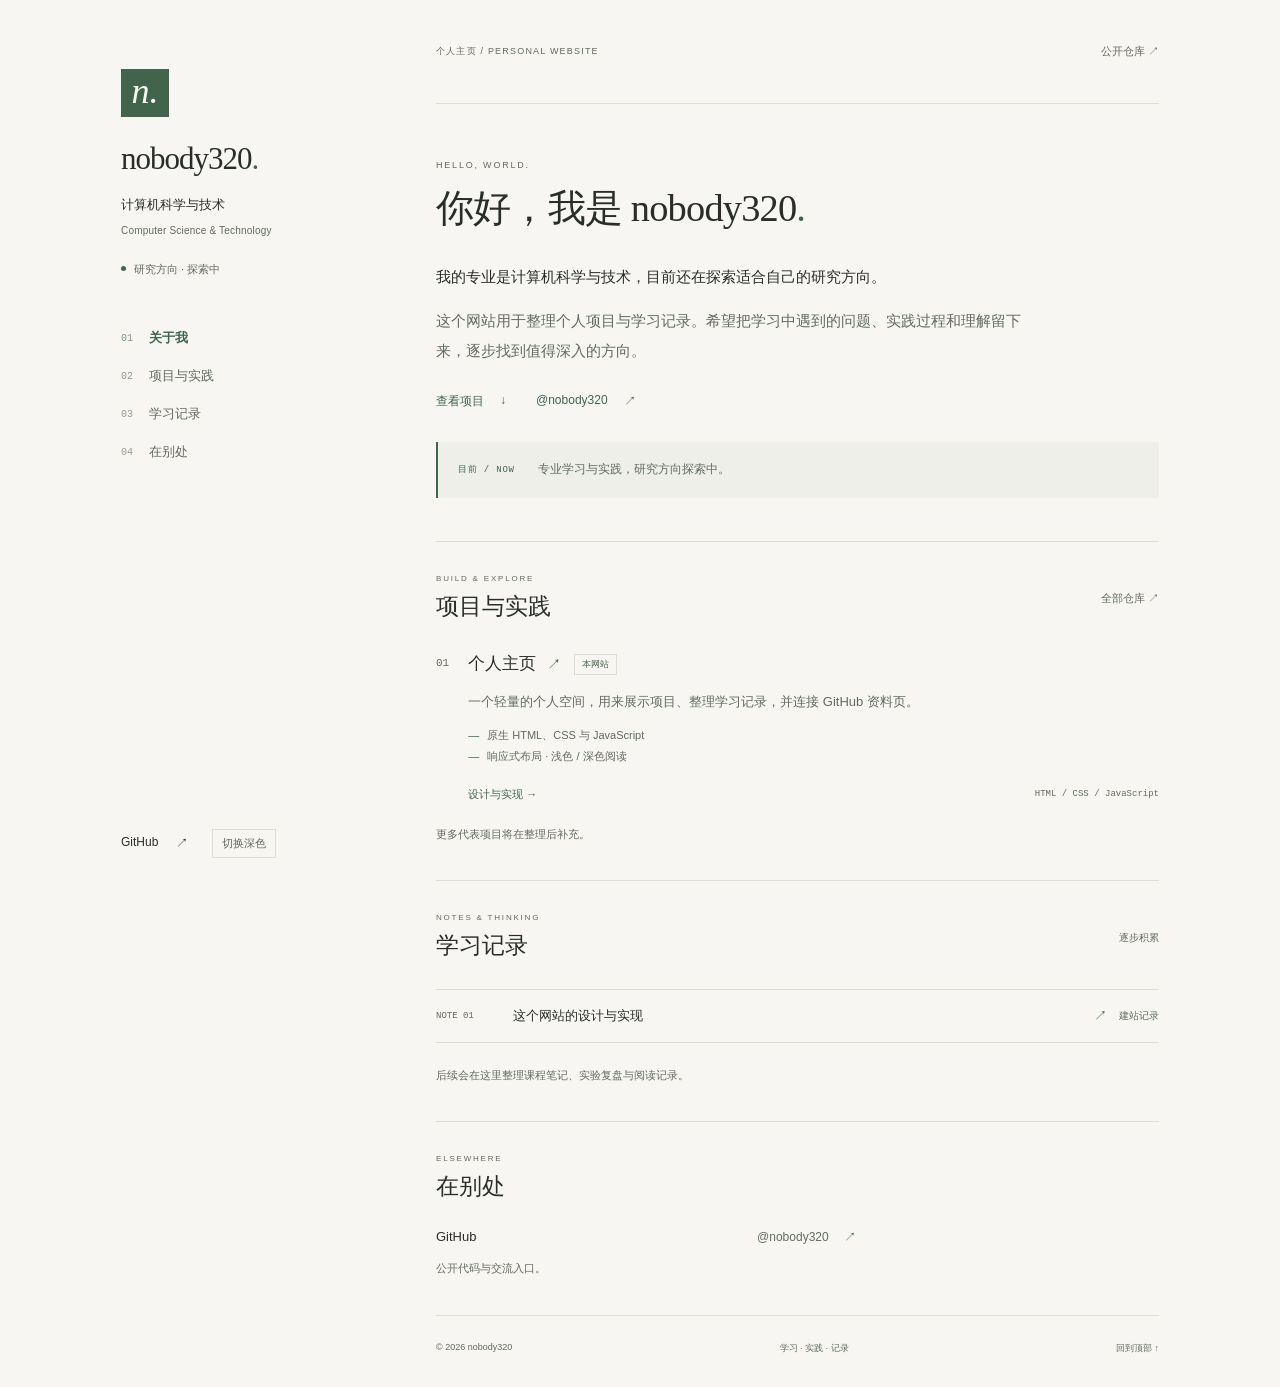
<file: index.html>
<!doctype html>
<html lang="zh-CN">
<head>
<meta charset="utf-8"><meta name="viewport" content="width=device-width, initial-scale=1">
<meta name="description" content="nobody320，计算机科学与技术。个人项目、学习记录与探索。">
<meta name="theme-color" content="#f7f6f2">
<title>nobody320 · 计算机科学与技术</title>
<link rel="icon" type="image/svg+xml" href="assets/favicon.svg">
<link rel="stylesheet" href="assets/style.css">
<script src="assets/main.js" defer></script>
</head>
<body>
<a class="skip" href="#main">跳至正文</a>
<div class="layout" id="home">
<aside class="sidebar" aria-label="个人信息与导航">
<a class="monogram" href="#home" aria-label="nobody320 首页">n.</a>
<a class="name" href="#home">nobody320<span>.</span></a>
<p class="major">计算机科学与技术<br><span>Computer Science & Technology</span></p>
<p class="status"><span class="dot"></span> 研究方向 · 探索中</p>
<nav aria-label="主导航"><a href="#about"><span>01</span> 关于我</a><a href="#projects"><span>02</span> 项目与实践</a><a href="#notes"><span>03</span> 学习记录</a><a href="#elsewhere"><span>04</span> 在别处</a></nav>
<div class="sidebar-bottom"><a class="github-link" href="https://github.com/nobody320">GitHub <span aria-hidden="true">↗</span></a><button class="theme-toggle" type="button" hidden aria-pressed="false">切换深色</button></div>
</aside>
<main id="main">
<header class="page-header"><span>个人主页 / PERSONAL WEBSITE</span><a href="https://github.com/nobody320?tab=repositories">公开仓库 ↗</a></header>
<section class="intro-section" id="about" aria-labelledby="intro-title">
<p class="eyebrow">HELLO, WORLD.</p>
<h1 id="intro-title">你好，我是 nobody320<span>.</span></h1>
<div class="intro-text"><p>我的专业是<strong>计算机科学与技术</strong>，目前还在探索适合自己的研究方向。</p><p>这个网站用于整理个人项目与学习记录。希望把学习中遇到的问题、实践过程和理解留下来，逐步找到值得深入的方向。</p></div>
<div class="intro-links"><a href="#projects">查看项目 <span aria-hidden="true">↓</span></a><a href="https://github.com/nobody320">@nobody320 <span aria-hidden="true">↗</span></a></div>
<div class="now"><span class="now-label">目前 / NOW</span><p>专业学习与实践，研究方向探索中。</p></div>
</section>
<section class="content-section" id="projects" aria-labelledby="projects-title">
<div class="section-heading"><div><p class="eyebrow">BUILD & EXPLORE</p><h2 id="projects-title">项目与实践</h2></div><a class="subtle-link" href="https://github.com/nobody320?tab=repositories">全部仓库 ↗</a></div>
<article class="project"><div class="project-number">01</div><div class="project-body"><div class="project-title"><h3><a href="about-site.html">个人主页 <span aria-hidden="true">↗</span></a></h3><span class="tag">本网站</span></div><p>一个轻量的个人空间，用来展示项目、整理学习记录，并连接 GitHub 资料页。</p><ul class="project-details"><li>原生 HTML、CSS 与 JavaScript</li><li>响应式布局 · 浅色 / 深色阅读</li></ul><div class="project-links"><a href="about-site.html">设计与实现 →</a><span>HTML / CSS / JavaScript</span></div></div></article>
<p class="section-note">更多代表项目将在整理后补充。</p>
</section>
<section class="content-section" id="notes" aria-labelledby="notes-title"><div class="section-heading"><div><p class="eyebrow">NOTES & THINKING</p><h2 id="notes-title">学习记录</h2></div><span class="quiet-label">逐步积累</span></div><div class="note-row"><span class="note-index">NOTE 01</span><a href="about-site.html">这个网站的设计与实现<span aria-hidden="true">↗</span></a><span class="note-kind">建站记录</span></div><p class="section-note">后续会在这里整理课程笔记、实验复盘与阅读记录。</p></section>
<section class="content-section elsewhere" id="elsewhere" aria-labelledby="elsewhere-title"><div class="section-heading"><div><p class="eyebrow">ELSEWHERE</p><h2 id="elsewhere-title">在别处</h2></div></div><a class="social-row" href="https://github.com/nobody320"><span>GitHub</span><span>@nobody320 <span aria-hidden="true">↗</span></span></a><p class="section-note">公开代码与交流入口。</p></section>
<footer><span>© <span data-year>2026</span> nobody320</span><span>学习 · 实践 · 记录</span><a href="#home">回到顶部 ↑</a></footer>
</main>
</div>
</body></html>
</file>
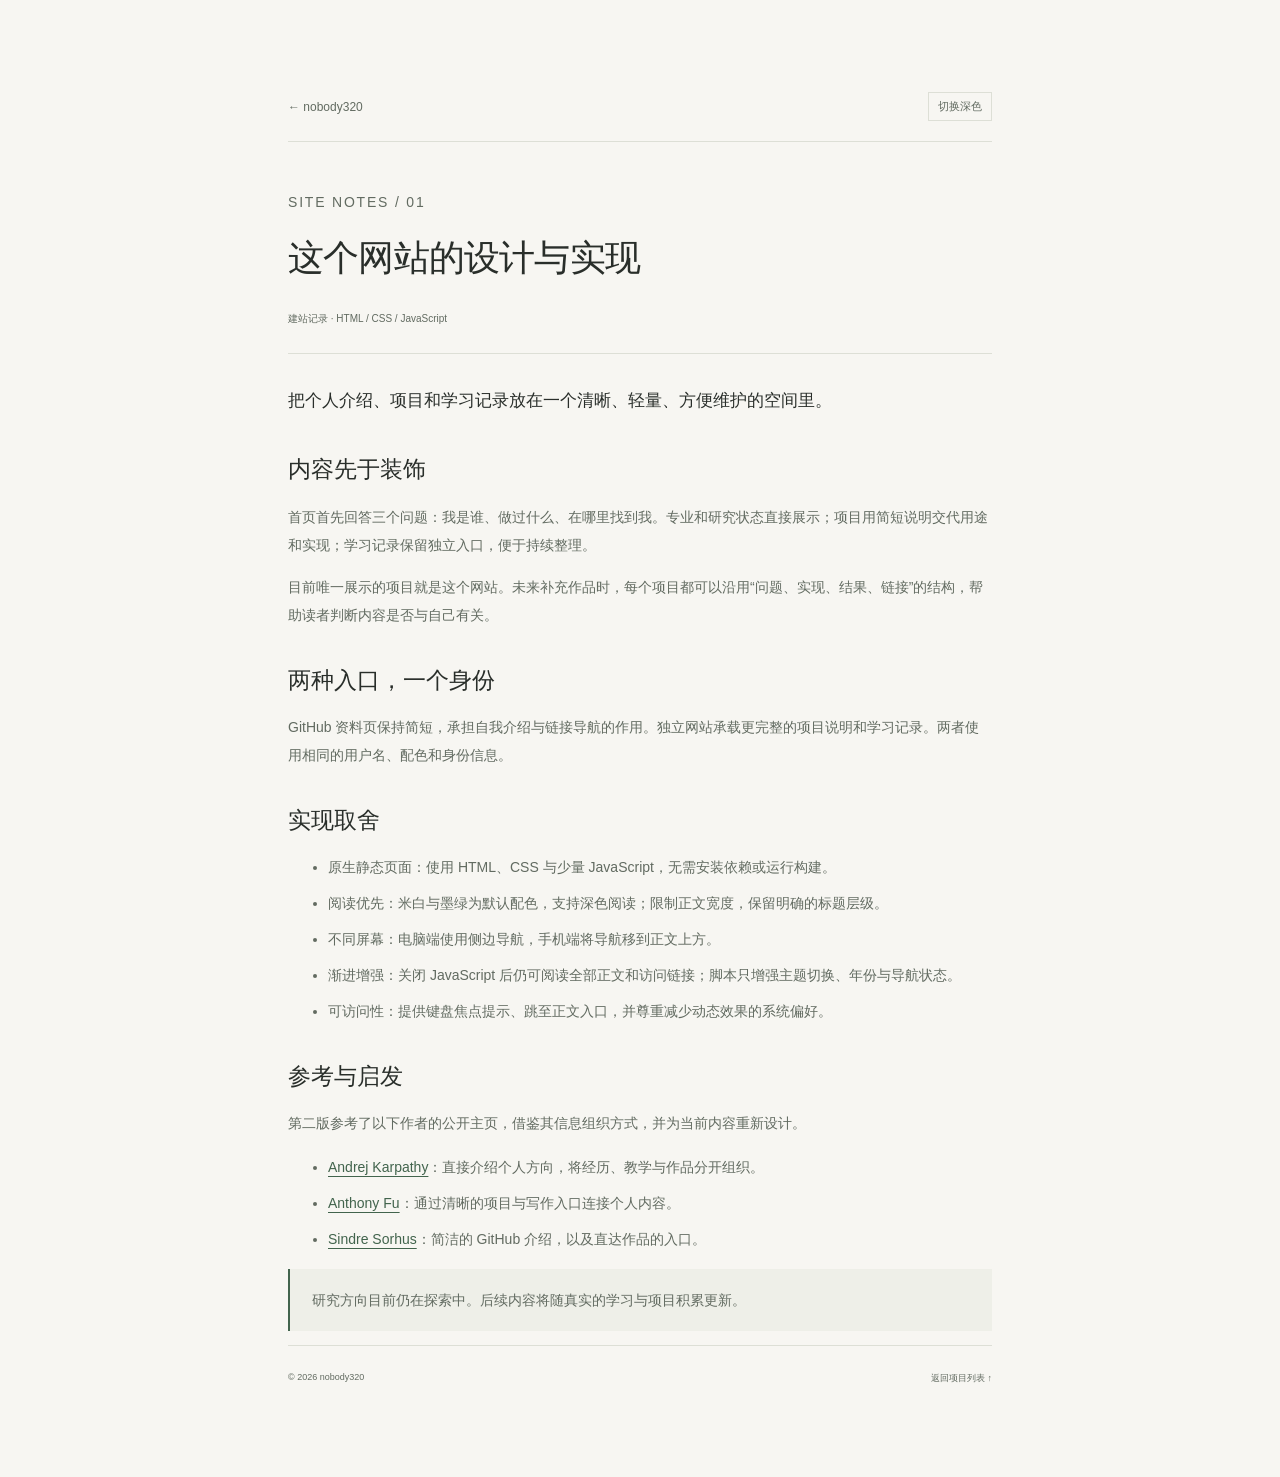
<file: about-site.html>
<!doctype html><html lang="zh-CN"><head><meta charset="utf-8"><meta name="viewport" content="width=device-width, initial-scale=1"><meta name="description" content="nobody320 个人主页的设计思路、页面结构与实现。"><meta name="theme-color" content="#f7f6f2"><title>这个网站的设计与实现 · nobody320</title><link rel="icon" type="image/svg+xml" href="assets/favicon.svg"><link rel="stylesheet" href="assets/style.css"><script src="assets/main.js" defer></script></head><body><a class="skip" href="#main">跳至正文</a><main id="main" class="article-page"><nav class="article-nav" aria-label="文章导航"><a href="index.html">← nobody320</a><button class="theme-toggle" hidden type="button" aria-pressed="false">切换深色</button></nav><p class="eyebrow">SITE NOTES / 01</p><h1>这个网站的设计与实现</h1><p class="meta">建站记录 · HTML / CSS / JavaScript</p><p class="article-lead">把个人介绍、项目和学习记录放在一个清晰、轻量、方便维护的空间里。</p><h2>内容先于装饰</h2><p>首页首先回答三个问题：我是谁、做过什么、在哪里找到我。专业和研究状态直接展示；项目用简短说明交代用途和实现；学习记录保留独立入口，便于持续整理。</p><p>目前唯一展示的项目就是这个网站。未来补充作品时，每个项目都可以沿用“问题、实现、结果、链接”的结构，帮助读者判断内容是否与自己有关。</p><h2>两种入口，一个身份</h2><p>GitHub 资料页保持简短，承担自我介绍与链接导航的作用。独立网站承载更完整的项目说明和学习记录。两者使用相同的用户名、配色和身份信息。</p><h2>实现取舍</h2><ul><li><strong>原生静态页面：</strong>使用 HTML、CSS 与少量 JavaScript，无需安装依赖或运行构建。</li><li><strong>阅读优先：</strong>米白与墨绿为默认配色，支持深色阅读；限制正文宽度，保留明确的标题层级。</li><li><strong>不同屏幕：</strong>电脑端使用侧边导航，手机端将导航移到正文上方。</li><li><strong>渐进增强：</strong>关闭 JavaScript 后仍可阅读全部正文和访问链接；脚本只增强主题切换、年份与导航状态。</li><li><strong>可访问性：</strong>提供键盘焦点提示、跳至正文入口，并尊重减少动态效果的系统偏好。</li></ul><h2>参考与启发</h2><p>第二版参考了以下作者的公开主页，借鉴其信息组织方式，并为当前内容重新设计。</p><ul><li><a href="https://karpathy.ai/">Andrej Karpathy</a>：直接介绍个人方向，将经历、教学与作品分开组织。</li><li><a href="https://antfu.me/">Anthony Fu</a>：通过清晰的项目与写作入口连接个人内容。</li><li><a href="https://github.com/sindresorhus">Sindre Sorhus</a>：简洁的 GitHub 介绍，以及直达作品的入口。</li></ul><p class="callout">研究方向目前仍在探索中。后续内容将随真实的学习与项目积累更新。</p><footer><span>© <span data-year>2026</span> nobody320</span><a href="index.html#projects">返回项目列表 ↑</a></footer></main></body></html>
</file>
<file: assets/style.css>
:root{color-scheme:light;--bg:#f7f6f2;--text:#292e2a;--muted:#626b61;--accent:#42644d;--line:#dddfd6;--soft:#eeefe8;--serif:Georgia,"Songti SC","Noto Serif CJK SC",serif;--sans:-apple-system,BlinkMacSystemFont,"PingFang SC","Microsoft YaHei",sans-serif}
:root[data-theme=dark]{color-scheme:dark;--bg:#1b201d;--text:#e4e7df;--muted:#a8b2a7;--accent:#abc8ac;--line:#363f37;--soft:#252e27}
*{box-sizing:border-box}html{scroll-behavior:smooth;scroll-padding-top:34px}body{margin:0;background:var(--bg);color:var(--text);font-family:var(--sans);-webkit-font-smoothing:antialiased}a{color:inherit;text-decoration:none}a:hover{color:var(--accent)}a:focus-visible,button:focus-visible{outline:2px solid var(--accent);outline-offset:5px}::selection{background:#b5c9ad;color:#18201a}.layout{max-width:1130px;padding:0 46px;margin:auto;display:grid;grid-template-columns:240px minmax(0,1fr);gap:75px}.sidebar{position:sticky;top:0;height:100dvh;max-height:960px;display:flex;flex-direction:column;padding:69px 0 42px}.monogram{width:48px;height:48px;background:var(--accent);color:var(--bg);display:grid;place-items:center;font:italic 36px var(--serif);padding-bottom:4px;margin-bottom:24px}.name{font:31px var(--serif);letter-spacing:-1px;display:block}.name span,h1>span{color:var(--accent)}.major{font-size:13px;line-height:1.9;margin:16px 0 20px}.major>span{font-size:10px;letter-spacing:.2px;color:var(--muted)}.status{font-size:11px;color:var(--muted);margin:0}.dot{display:inline-block;width:5px;height:5px;border-radius:100%;background:var(--accent);margin-right:5px;vertical-align:2px}nav{margin:52px 0;display:grid;gap:20px;font-size:13px}nav a{display:flex;align-items:center;gap:16px;color:var(--muted)}nav a span{font:10px monospace;opacity:.65}nav a[aria-current=true]{color:var(--accent);font-weight:600}.sidebar-bottom{margin-top:auto;display:flex;align-items:center;gap:24px}.github-link{font-size:12px;display:flex;gap:18px}.theme-toggle{font:11px var(--sans);background:none;border:1px solid var(--line);color:var(--muted);padding:6px 9px;cursor:pointer}main{min-width:0}.page-header{min-height:104px;border-bottom:1px solid var(--line);display:flex;justify-content:space-between;align-items:center;gap:15px;font-size:9px;letter-spacing:1.2px;color:var(--muted)}.page-header>a{letter-spacing:0;font-size:11px}.intro-section{padding:56px 0 43px}.eyebrow{font-size:9px;letter-spacing:1.8px;color:var(--muted);margin:0 0 12px;font-weight:500}h1{font:400 clamp(28px,3vw,39px)/1.4 var(--serif);letter-spacing:-.8px;margin:0 0 26px}.intro-text{font-size:15px;line-height:2.05;max-width:610px}.intro-text p{margin:0 0 13px}.intro-text p+p{color:var(--muted)}strong{font-weight:500}.intro-links{display:flex;gap:30px;font-size:12px;margin:26px 0 32px;color:var(--accent)}.intro-links a{display:inline-flex;gap:16px}.now{padding:17px 20px;border-left:2px solid var(--accent);background:var(--soft);display:flex;align-items:center;gap:23px}.now-label{font:9px monospace;letter-spacing:.8px;color:var(--accent);white-space:nowrap}.now p{margin:0;font-size:12px;color:var(--muted);line-height:1.8}.content-section{padding:32px 0 36px;border-top:1px solid var(--line);scroll-margin-top:10px}.section-heading{display:flex;align-items:center;justify-content:space-between;gap:15px;margin-bottom:26px}.section-heading .eyebrow{font-size:8px;margin-bottom:8px}h2{font:400 23px/1.4 var(--serif);margin:0}.subtle-link{font-size:11px;color:var(--muted)}.project{display:flex;gap:19px}.project-number{font:11px monospace;color:var(--muted);padding-top:8px}.project-body{flex:1;min-width:0}.project-title{display:flex;align-items:center;gap:13px}h3{margin:0;font-size:17px;font-weight:500;line-height:1.8}h3 a span{font-size:14px;margin-left:6px;color:var(--accent)}.tag{border:1px solid var(--line);font-size:9px;color:var(--accent);padding:3px 7px;white-space:nowrap}.project p{font-size:13px;line-height:1.95;color:var(--muted);margin:10px 0}.project-details{padding:0;margin:0;list-style:none;font-size:11px;line-height:1.9;color:var(--muted)}.project-details li:before{content:"—";margin-right:8px;color:var(--accent)}.project-links{display:flex;flex-wrap:wrap;justify-content:space-between;gap:12px;align-items:center;margin-top:20px;font-size:11px;color:var(--accent)}.project-links>span{font:9px monospace;color:var(--muted)}.section-note{font-size:11px;line-height:1.8;color:var(--muted);margin:23px 0 0}.note-row{display:grid;grid-template-columns:65px 1fr auto;gap:12px;align-items:center;padding:17px 0;border-top:1px solid var(--line);border-bottom:1px solid var(--line)}.note-index{font:9px monospace;color:var(--muted)}.note-row a{font-size:13px;display:flex;justify-content:space-between;gap:15px}.note-row a span{color:var(--accent)}.note-kind,.quiet-label{font-size:10px;color:var(--muted)}.social-row{display:flex;justify-content:space-between;gap:20px;font-size:13px;max-width:420px}.social-row>span+span{font-size:12px;color:var(--muted)}.social-row>span+span span{margin-left:12px;color:var(--accent)}.elsewhere .section-note{margin-top:13px}footer{display:flex;flex-wrap:wrap;justify-content:space-between;gap:14px;border-top:1px solid var(--line);padding:26px 0 32px;font-size:9px;color:var(--muted)}.skip{position:fixed;top:8px;left:8px;transform:translateY(-150%);background:var(--text);color:var(--bg);padding:10px;z-index:9}.skip:focus{transform:none}.article-page{max-width:760px;margin:0 auto;padding:40px 28px 60px}.article-nav{display:flex;justify-content:space-between;border-bottom:1px solid var(--line);padding-bottom:20px;margin-bottom:46px;font-size:12px;color:var(--muted)}.article-page h1{font-size:36px;margin-top:17px}.article-lead{font-size:17px!important;color:var(--text)!important}.article-page p,.article-page li{font-size:14px;line-height:2;color:var(--muted)}.article-page h2{margin:36px 0 16px}.article-page li{margin:8px 0}.article-page p a,.article-page li a{text-decoration:underline;text-underline-offset:4px;color:var(--accent)}.article-page .meta{font-size:10px;border-bottom:1px solid var(--line);padding-bottom:24px;margin-bottom:30px}.article-page .callout{padding:17px 22px;background:var(--soft);border-left:2px solid var(--accent)}
@media(min-width:1400px){.layout{max-width:1180px;gap:90px}}@media(max-width:850px){.layout{grid-template-columns:200px minmax(0,1fr);gap:35px;padding:0 28px}.name{font-size:27px}.now{flex-direction:column;align-items:start;gap:8px}.note-row{grid-template-columns:50px 1fr}.note-kind{display:none}.sidebar-bottom{gap:15px}}
@media(max-width:620px){html{scroll-padding-top:20px}.layout{display:block;padding:0 24px}.sidebar{height:auto;position:static;max-height:none;padding:30px 0 24px;display:grid;grid-template-columns:38px 1fr;column-gap:13px;align-items:center}.monogram{width:36px;height:36px;font-size:29px;margin:0;grid-column:1;grid-row:1}.name{font-size:26px;grid-column:2;grid-row:1}.major{grid-column:1/-1;font-size:12px;margin:16px 0 11px}.major br{display:none}.major>span{margin-left:12px;font-size:9px}.status{grid-column:1/-1;font-size:10px}.sidebar nav{grid-column:1/-1;display:flex;justify-content:space-between;gap:12px;margin:24px 0 0;padding-top:18px;border-top:1px solid var(--line);font-size:11px}.sidebar nav a{gap:0}.sidebar nav a span{display:none}.sidebar-bottom{grid-column:1/-1;margin:20px 0 0;justify-content:space-between}.page-header{min-height:57px;font-size:8px}.page-header>a{font-size:10px}.intro-section{padding:34px 0}.intro-section h1{font-size:29px;letter-spacing:-1px;margin-bottom:22px}.intro-text{font-size:14px;line-height:1.95}.intro-links{font-size:11px;gap:24px;margin:23px 0 27px}.now{padding:14px 16px}.now p{font-size:11px}.content-section{padding:28px 0 30px}.section-heading{margin-bottom:22px}h2{font-size:22px}.project{gap:12px}.project-number{font-size:10px}.project p{font-size:12px}.project-links{gap:15px}.project-links>span{font-size:8px}.note-row{grid-template-columns:48px 1fr;gap:8px}.note-row a{font-size:12px}.section-note{font-size:10px}footer{font-size:8px}footer>span:nth-child(2){display:none}.article-page{padding:27px 22px 40px}.article-page h1{font-size:29px}.article-page p,.article-page li{font-size:13px}.article-lead{font-size:15px!important}}
@media(prefers-reduced-motion:reduce){html{scroll-behavior:auto}}
</file>
